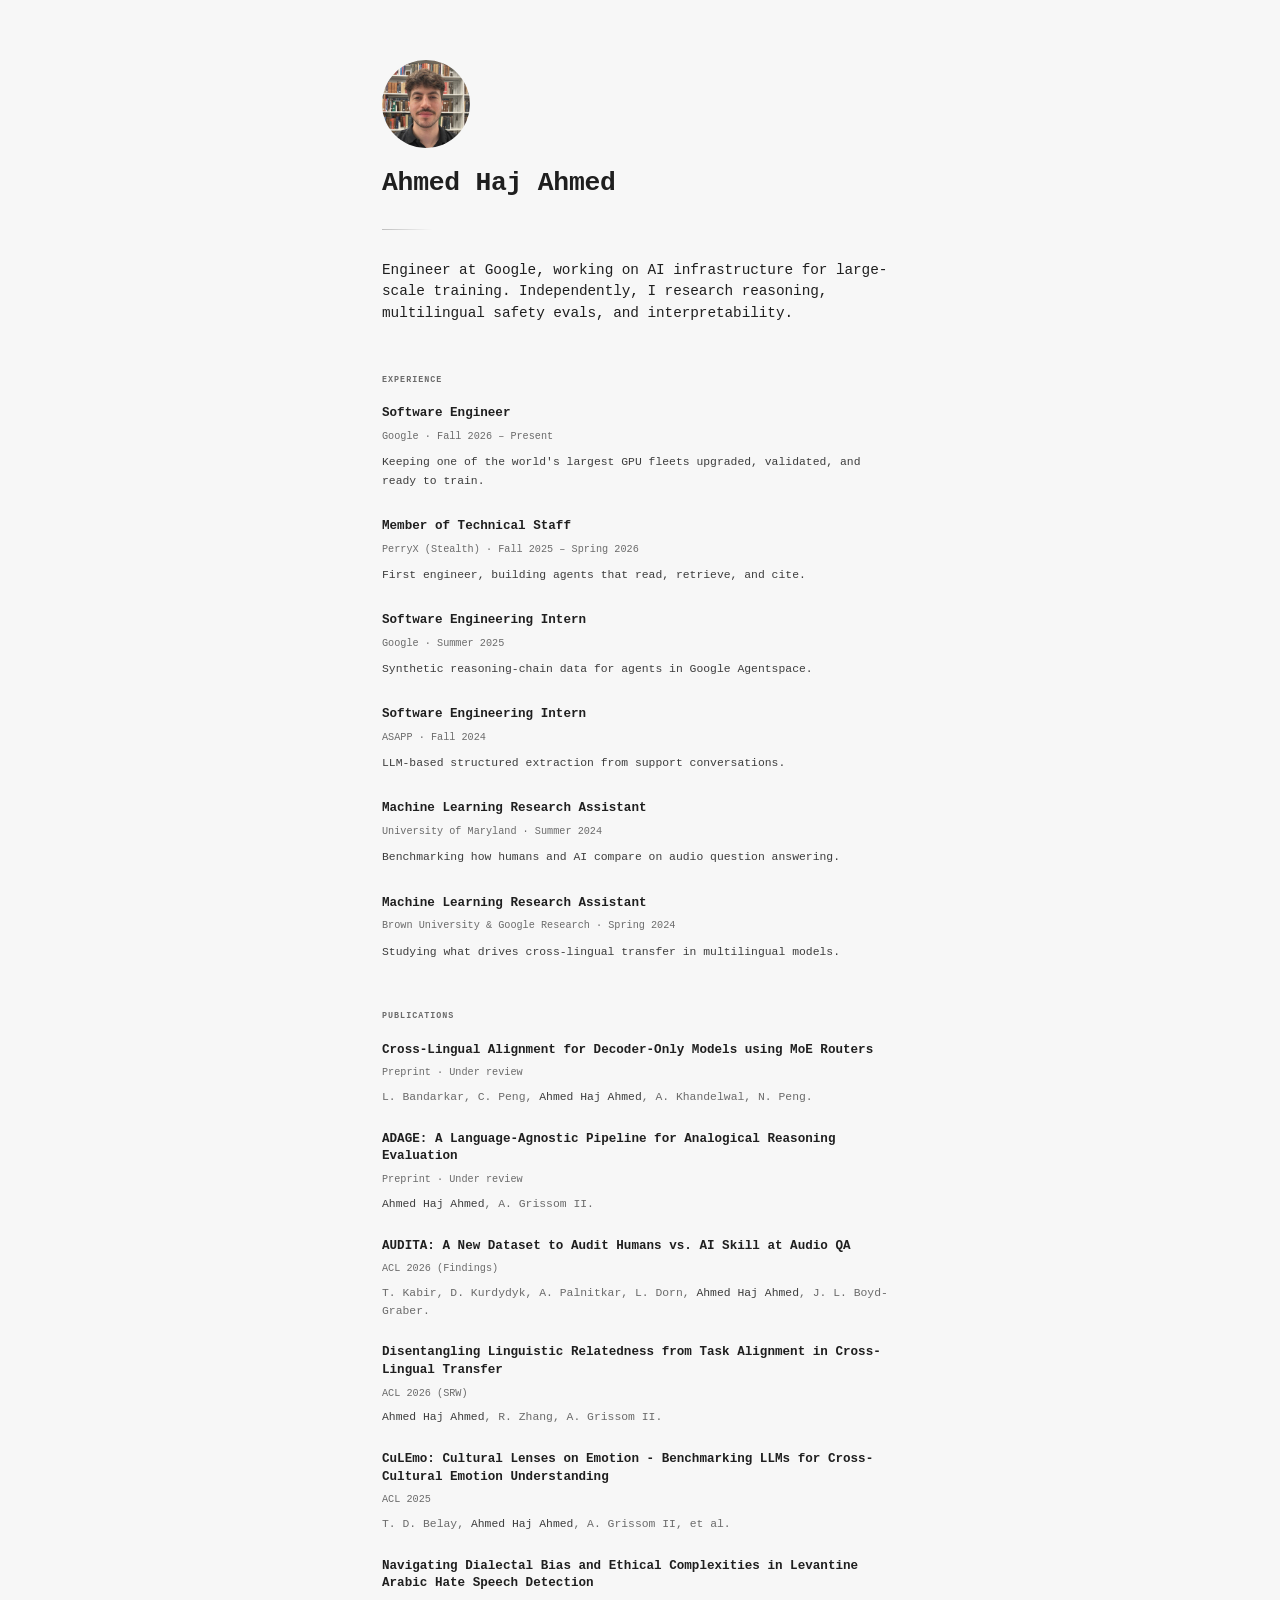
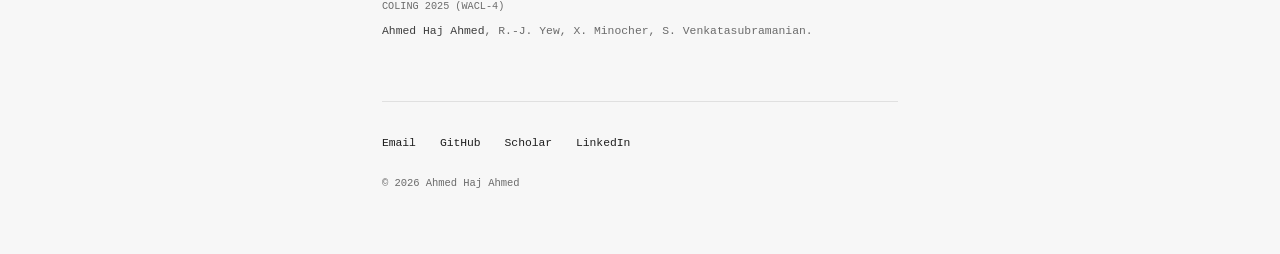
<file: index.html>
<!DOCTYPE html>
<html lang="en">
<head>
    <meta charset="UTF-8">
    <meta name="viewport" content="width=device-width, initial-scale=1.0">
    <meta name="description" content="Ahmed Haj Ahmed - AI Research & Engineering">
    <meta name="author" content="Ahmed Haj Ahmed">
    <title>Ahmed Haj Ahmed</title>
    <link rel="stylesheet" href="styles.css">
</head>
<body>
    <div class="container">
        <header>
            <img class="headshot" src="headshot.jpg" alt="Ahmed Haj Ahmed" width="88" height="88">
            <h1>Ahmed Haj Ahmed</h1>
        </header>

        <main>
            <section class="section intro">
                <p class="large-text">
                    Engineer at Google, working on AI infrastructure for large-scale training. Independently, I research reasoning, multilingual safety evals, and interpretability.
                </p>
            </section>

            <section class="section">
                <h2>Experience</h2>
                
                <div class="experience-item">
                    <h3>Software Engineer</h3>
                    <p class="meta">Google · Fall 2026 – Present</p>
                    <p>
                        Keeping one of the world's largest GPU fleets upgraded, validated, and ready to train.
                    </p>
                </div>

                <div class="experience-item">
                    <h3>Member of Technical Staff</h3>
                    <p class="meta">PerryX (Stealth) · Fall 2025 – Spring 2026</p>
                    <p>
                        First engineer, building agents that read, retrieve, and cite.
                    </p>
                </div>

                <div class="experience-item">
                    <h3>Software Engineering Intern</h3>
                    <p class="meta">Google · Summer 2025</p>
                    <p>
                        Synthetic reasoning-chain data for agents in Google Agentspace.
                    </p>
                </div>

                <div class="experience-item">
                    <h3>Software Engineering Intern</h3>
                    <p class="meta">ASAPP · Fall 2024</p>
                    <p>
                        LLM-based structured extraction from support conversations.
                    </p>
                </div>

                <div class="experience-item">
                    <h3>Machine Learning Research Assistant</h3>
                    <p class="meta">University of Maryland · Summer 2024</p>
                    <p>
                        Benchmarking how humans and AI compare on audio question answering.
                    </p>
                </div>

                <div class="experience-item">
                    <h3>Machine Learning Research Assistant</h3>
                    <p class="meta">Brown University & Google Research · Spring 2024</p>
                    <p>
                        Studying what drives cross-lingual transfer in multilingual models.
                    </p>
                </div>
            </section>

            <section class="section">
                <h2>Publications</h2>
                
                <div class="project-item">
                    <h3>Cross-Lingual Alignment for Decoder-Only Models using MoE Routers</h3>
                    <p class="meta">Preprint · Under review</p>
                    <p>L. Bandarkar, C. Peng, <strong>Ahmed Haj Ahmed</strong>, A. Khandelwal, N. Peng.</p>
                </div>

                <div class="project-item">
                    <h3>ADAGE: A Language-Agnostic Pipeline for Analogical Reasoning Evaluation</h3>
                    <p class="meta">Preprint · Under review</p>
                    <p><strong>Ahmed Haj Ahmed</strong>, A. Grissom II.</p>
                </div>

                <div class="project-item">
                    <h3>AUDITA: A New Dataset to Audit Humans vs. AI Skill at Audio QA</h3>
                    <p class="meta">ACL 2026 (Findings)</p>
                    <p>T. Kabir, D. Kurdydyk, A. Palnitkar, L. Dorn, <strong>Ahmed Haj Ahmed</strong>, J. L. Boyd-Graber.</p>
                </div>

                <div class="project-item">
                    <h3>Disentangling Linguistic Relatedness from Task Alignment in Cross-Lingual Transfer</h3>
                    <p class="meta">ACL 2026 (SRW)</p>
                    <p><strong>Ahmed Haj Ahmed</strong>, R. Zhang, A. Grissom II.</p>
                </div>

                <div class="project-item">
                    <h3>CuLEmo: Cultural Lenses on Emotion - Benchmarking LLMs for Cross-Cultural Emotion Understanding</h3>
                    <p class="meta">ACL 2025</p>
                    <p>T. D. Belay, <strong>Ahmed Haj Ahmed</strong>, A. Grissom II, et al.</p>
                </div>

                <div class="project-item">
                    <h3>Navigating Dialectal Bias and Ethical Complexities in Levantine Arabic Hate Speech Detection</h3>
                    <p class="meta">COLING 2025 (WACL-4)</p>
                    <p><strong>Ahmed Haj Ahmed</strong>, R.-J. Yew, X. Minocher, S. Venkatasubramanian.</p>
                </div>
            </section>
        </main>

        <footer>
            <div class="contact-links">
                <a href="mailto:ahmedhajahmed2001@gmail.com">Email</a>
                <a href="https://github.com/AhmedHajAhmed" target="_blank" rel="noopener noreferrer">GitHub</a>
                <a href="https://scholar.google.com/citations?hl=en&user=mUwkIrEAAAAJ&view_op=list_works&authuser=1&sortby=pubdate" target="_blank" rel="noopener noreferrer">Scholar</a>
                <a href="https://www.linkedin.com/in/ahmedhajahmed/" target="_blank" rel="noopener noreferrer">LinkedIn</a>
            </div>
            <p class="copyright">&copy; 2026 Ahmed Haj Ahmed</p>
        </footer>
    </div>
</body>
</html>
</file>
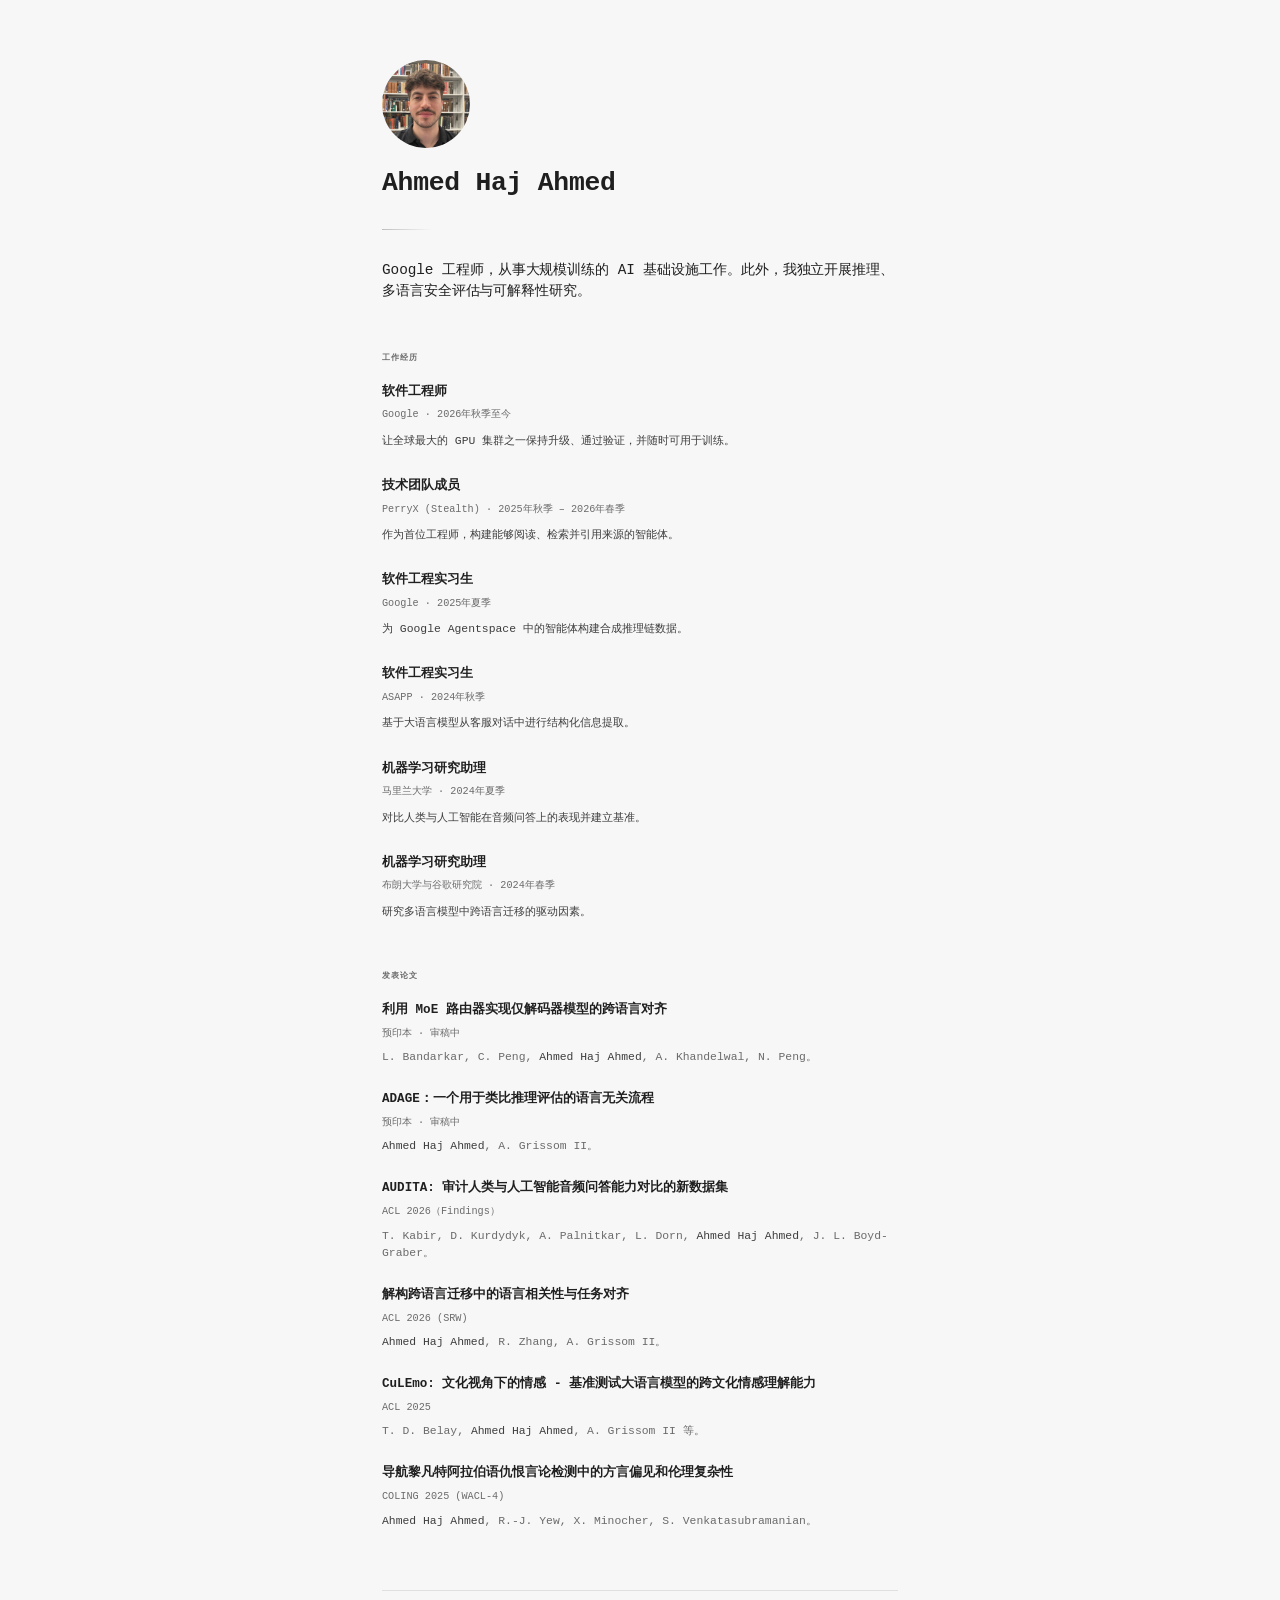
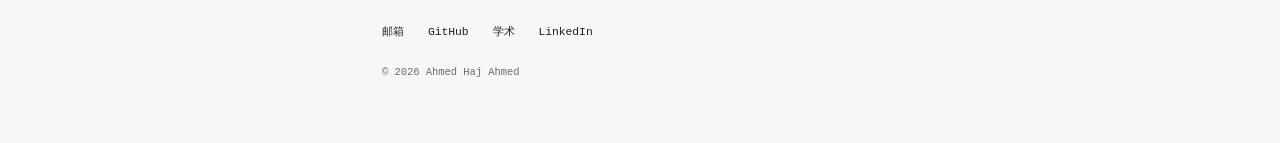
<file: zh/index.html>
<!DOCTYPE html>
<html lang="zh">
<head>
    <meta charset="UTF-8">
    <meta name="viewport" content="width=device-width, initial-scale=1.0">
    <meta name="description" content="Ahmed Haj Ahmed - 人工智能研究与工程">
    <meta name="author" content="Ahmed Haj Ahmed">
    <title>Ahmed Haj Ahmed</title>
    <link rel="stylesheet" href="../styles.css">
</head>
<body>
    <div class="container">
        <header>
            <img class="headshot" src="../headshot.jpg" alt="Ahmed Haj Ahmed" width="88" height="88">
            <h1>Ahmed Haj Ahmed</h1>
        </header>

        <main>
            <section class="section intro">
                <p class="large-text">
                    Google 工程师，从事大规模训练的 AI 基础设施工作。此外，我独立开展推理、多语言安全评估与可解释性研究。
                </p>
            </section>

            <section class="section">
                <h2>工作经历</h2>

                <div class="experience-item">
                    <h3>软件工程师</h3>
                    <p class="meta">Google · 2026年秋季至今</p>
                    <p>
                        让全球最大的 GPU 集群之一保持升级、通过验证，并随时可用于训练。
                    </p>
                </div>

                <div class="experience-item">
                    <h3>技术团队成员</h3>
                    <p class="meta">PerryX (Stealth) · 2025年秋季 – 2026年春季</p>
                    <p>
                        作为首位工程师，构建能够阅读、检索并引用来源的智能体。
                    </p>
                </div>

                <div class="experience-item">
                    <h3>软件工程实习生</h3>
                    <p class="meta">Google · 2025年夏季</p>
                    <p>
                        为 Google Agentspace 中的智能体构建合成推理链数据。
                    </p>
                </div>

                <div class="experience-item">
                    <h3>软件工程实习生</h3>
                    <p class="meta">ASAPP · 2024年秋季</p>
                    <p>
                        基于大语言模型从客服对话中进行结构化信息提取。
                    </p>
                </div>

                <div class="experience-item">
                    <h3>机器学习研究助理</h3>
                    <p class="meta">马里兰大学 · 2024年夏季</p>
                    <p>
                        对比人类与人工智能在音频问答上的表现并建立基准。
                    </p>
                </div>

                <div class="experience-item">
                    <h3>机器学习研究助理</h3>
                    <p class="meta">布朗大学与谷歌研究院 · 2024年春季</p>
                    <p>
                        研究多语言模型中跨语言迁移的驱动因素。
                    </p>
                </div>
            </section>

            <section class="section">
                <h2>发表论文</h2>

                <div class="project-item">
                    <h3>利用 MoE 路由器实现仅解码器模型的跨语言对齐</h3>
                    <p class="meta">预印本 · 审稿中</p>
                    <p>L. Bandarkar, C. Peng, <strong>Ahmed Haj Ahmed</strong>, A. Khandelwal, N. Peng。</p>
                </div>

                <div class="project-item">
                    <h3>ADAGE：一个用于类比推理评估的语言无关流程</h3>
                    <p class="meta">预印本 · 审稿中</p>
                    <p><strong>Ahmed Haj Ahmed</strong>, A. Grissom II。</p>
                </div>

                <div class="project-item">
                    <h3>AUDITA: 审计人类与人工智能音频问答能力对比的新数据集</h3>
                    <p class="meta">ACL 2026（Findings）</p>
                    <p>T. Kabir, D. Kurdydyk, A. Palnitkar, L. Dorn, <strong>Ahmed Haj Ahmed</strong>, J. L. Boyd-Graber。</p>
                </div>

                <div class="project-item">
                    <h3>解构跨语言迁移中的语言相关性与任务对齐</h3>
                    <p class="meta">ACL 2026 (SRW)</p>
                    <p><strong>Ahmed Haj Ahmed</strong>, R. Zhang, A. Grissom II。</p>
                </div>

                <div class="project-item">
                    <h3>CuLEmo: 文化视角下的情感 - 基准测试大语言模型的跨文化情感理解能力</h3>
                    <p class="meta">ACL 2025</p>
                    <p>T. D. Belay, <strong>Ahmed Haj Ahmed</strong>, A. Grissom II 等。</p>
                </div>

                <div class="project-item">
                    <h3>导航黎凡特阿拉伯语仇恨言论检测中的方言偏见和伦理复杂性</h3>
                    <p class="meta">COLING 2025 (WACL-4)</p>
                    <p><strong>Ahmed Haj Ahmed</strong>, R.-J. Yew, X. Minocher, S. Venkatasubramanian。</p>
                </div>
            </section>
        </main>

        <footer>
            <div class="contact-links">
                <a href="mailto:ahmedhajahmed2001@gmail.com">邮箱</a>
                <a href="https://github.com/AhmedHajAhmed" target="_blank" rel="noopener noreferrer">GitHub</a>
                <a href="https://scholar.google.com/citations?hl=en&user=mUwkIrEAAAAJ&view_op=list_works&authuser=1&sortby=pubdate" target="_blank" rel="noopener noreferrer">学术</a>
                <a href="https://www.linkedin.com/in/ahmedhajahmed/" target="_blank" rel="noopener noreferrer">LinkedIn</a>
            </div>
            <p class="copyright">&copy; 2026 Ahmed Haj Ahmed</p>
        </footer>
    </div>
</body>
</html>
</file>
<file: styles.css>
/* Reset and Base Styles */
* {
    margin: 0;
    padding: 0;
    box-sizing: border-box;
}

/* Typography and Colors */
:root {
    color-scheme: light;
    --color-text: #1f1f1f;
    --color-text-light: #3d3d3d;
    --color-bg: #f7f7f7;
    --color-meta: #6b6b6b;
    --color-link: #1f1f1f;
    --color-link-hover: #6b6b6b;
    --color-accent: #6b6b6b;
    --color-border: #e0e0e0;
    --max-width: 580px;
}

html {
    font-size: 12px;
    -webkit-font-smoothing: antialiased;
    -moz-osx-font-smoothing: grayscale;
}

body {
    font-family: "SF Mono", "SFMono-Regular", ui-monospace, Menlo, Consolas, "Liberation Mono", monospace;
    line-height: 1.6;
    color: var(--color-text);
    background-color: var(--color-bg);
    font-weight: 400;
    letter-spacing: 0;
}

/* Container */
.container {
    max-width: var(--max-width);
    margin: 0 auto;
    padding: 60px 32px 50px;
}

/* Header */
header {
    margin-bottom: 60px;
    position: relative;
}

header::after {
    content: '';
    position: absolute;
    bottom: -30px;
    left: 0;
    width: 50px;
    height: 1px;
    background: linear-gradient(to right, var(--color-accent), transparent);
    opacity: 0.4;
}

.headshot {
    display: block;
    width: 88px;
    height: 88px;
    border-radius: 50%;
    object-fit: cover;
    margin-bottom: 20px;
}

h1 {
    font-size: 2.2rem;
    font-weight: 600;
    line-height: 1.2;
    margin-bottom: 0;
    letter-spacing: -0.01em;
    color: var(--color-text);
}

/* Typography */
h2 {
    font-size: 0.7rem;
    font-weight: 600;
    line-height: 1.3;
    margin-bottom: 20px;
    letter-spacing: 0.12em;
    text-transform: uppercase;
    color: var(--color-meta);
}

h3 {
    font-size: 1.05rem;
    font-weight: 600;
    line-height: 1.4;
    margin-bottom: 6px;
    letter-spacing: 0;
    color: var(--color-text);
}

p {
    font-size: 0.95rem;
    line-height: 1.6;
    margin-bottom: 12px;
    color: var(--color-text-light);
}

.large-text {
    font-size: 1.2rem;
    line-height: 1.5;
    font-weight: 500;
    letter-spacing: -0.005em;
    margin-bottom: 16px;
    color: var(--color-text);
}

.meta {
    font-size: 0.85rem;
    color: var(--color-meta);
    margin-bottom: 8px;
    letter-spacing: 0;
    font-weight: 400;
}

/* Sections */
.section {
    margin-bottom: 50px;
}

.section.intro {
    margin-bottom: 50px;
}

.section.intro .large-text {
    margin-bottom: 14px;
}

/* Experience Items */
.experience-item {
    margin-bottom: 28px;
}

.experience-item:last-child {
    margin-bottom: 0;
}

/* Project Items */
.project-item {
    margin-bottom: 24px;
}

.project-item:last-child {
    margin-bottom: 0;
}

.project-item h3 {
    margin-bottom: 6px;
}

.project-item p {
    color: var(--color-meta);
    line-height: 1.55;
}

.project-item p strong {
    font-weight: 500;
    color: var(--color-text-light);
}

/* Links */
a {
    color: var(--color-link);
    text-decoration: none;
    transition: all 0.2s ease;
    position: relative;
}

a:hover {
    color: var(--color-link-hover);
}

/* Main content links */
.section a:not(.contact-links a) {
    text-decoration: underline;
    text-decoration-color: rgba(0, 0, 0, 0.2);
    text-underline-offset: 3px;
}

.section a:not(.contact-links a):hover {
    text-decoration-color: rgba(0, 0, 0, 0.5);
}

/* Footer */
footer {
    margin-top: 60px;
    padding-top: 32px;
    border-top: 1px solid var(--color-border);
}

.contact-links {
    display: flex;
    flex-wrap: wrap;
    gap: 24px;
    margin-bottom: 20px;
}

.contact-links a {
    font-size: 0.95rem;
    font-weight: 500;
    letter-spacing: -0.005em;
    padding-bottom: 2px;
    border-bottom: 1px solid transparent;
    transition: border-color 0.2s ease;
}

.contact-links a:hover {
    border-bottom-color: var(--color-link-hover);
}

.copyright {
    font-size: 0.875rem;
    color: var(--color-meta);
    letter-spacing: -0.005em;
}

/* Responsive Design */
@media (max-width: 768px) {
    html {
        font-size: 13px;
    }

    .container {
        padding: 50px 24px 40px;
    }

    header {
        margin-bottom: 50px;
    }

    header::after {
        bottom: -25px;
        width: 50px;
    }

    h1 {
        font-size: 1.8rem;
    }

    h2 {
        font-size: 0.7rem;
        margin-bottom: 20px;
    }

    .large-text {
        font-size: 1.1rem;
    }

    .section {
        margin-bottom: 50px;
    }

    .experience-item {
        margin-bottom: 24px;
    }

    .project-item {
        margin-bottom: 20px;
    }

    footer {
        margin-top: 50px;
        padding-top: 28px;
    }

    .contact-links {
        gap: 20px;
    }
}

@media (max-width: 480px) {
    .container {
        padding: 40px 20px 32px;
    }

    header {
        margin-bottom: 40px;
    }

    h1 {
        font-size: 1.6rem;
    }

    .large-text {
        font-size: 1rem;
    }

    .section {
        margin-bottom: 40px;
    }

    .contact-links {
        flex-direction: column;
        gap: 16px;
    }
}

/* Selection */
::selection {
    background-color: rgba(0, 0, 0, 0.1);
    color: var(--color-text);
}

/* Print Styles */
@media print {
    .container {
        max-width: 100%;
        padding: 0;
    }

    header::after {
        display: none;
    }

    a {
        text-decoration: underline;
        color: var(--color-text);
    }

    .contact-links a::after {
        content: " (" attr(href) ")";
        font-size: 0.75rem;
    }

    .section {
        page-break-inside: avoid;
    }
}
</file>
